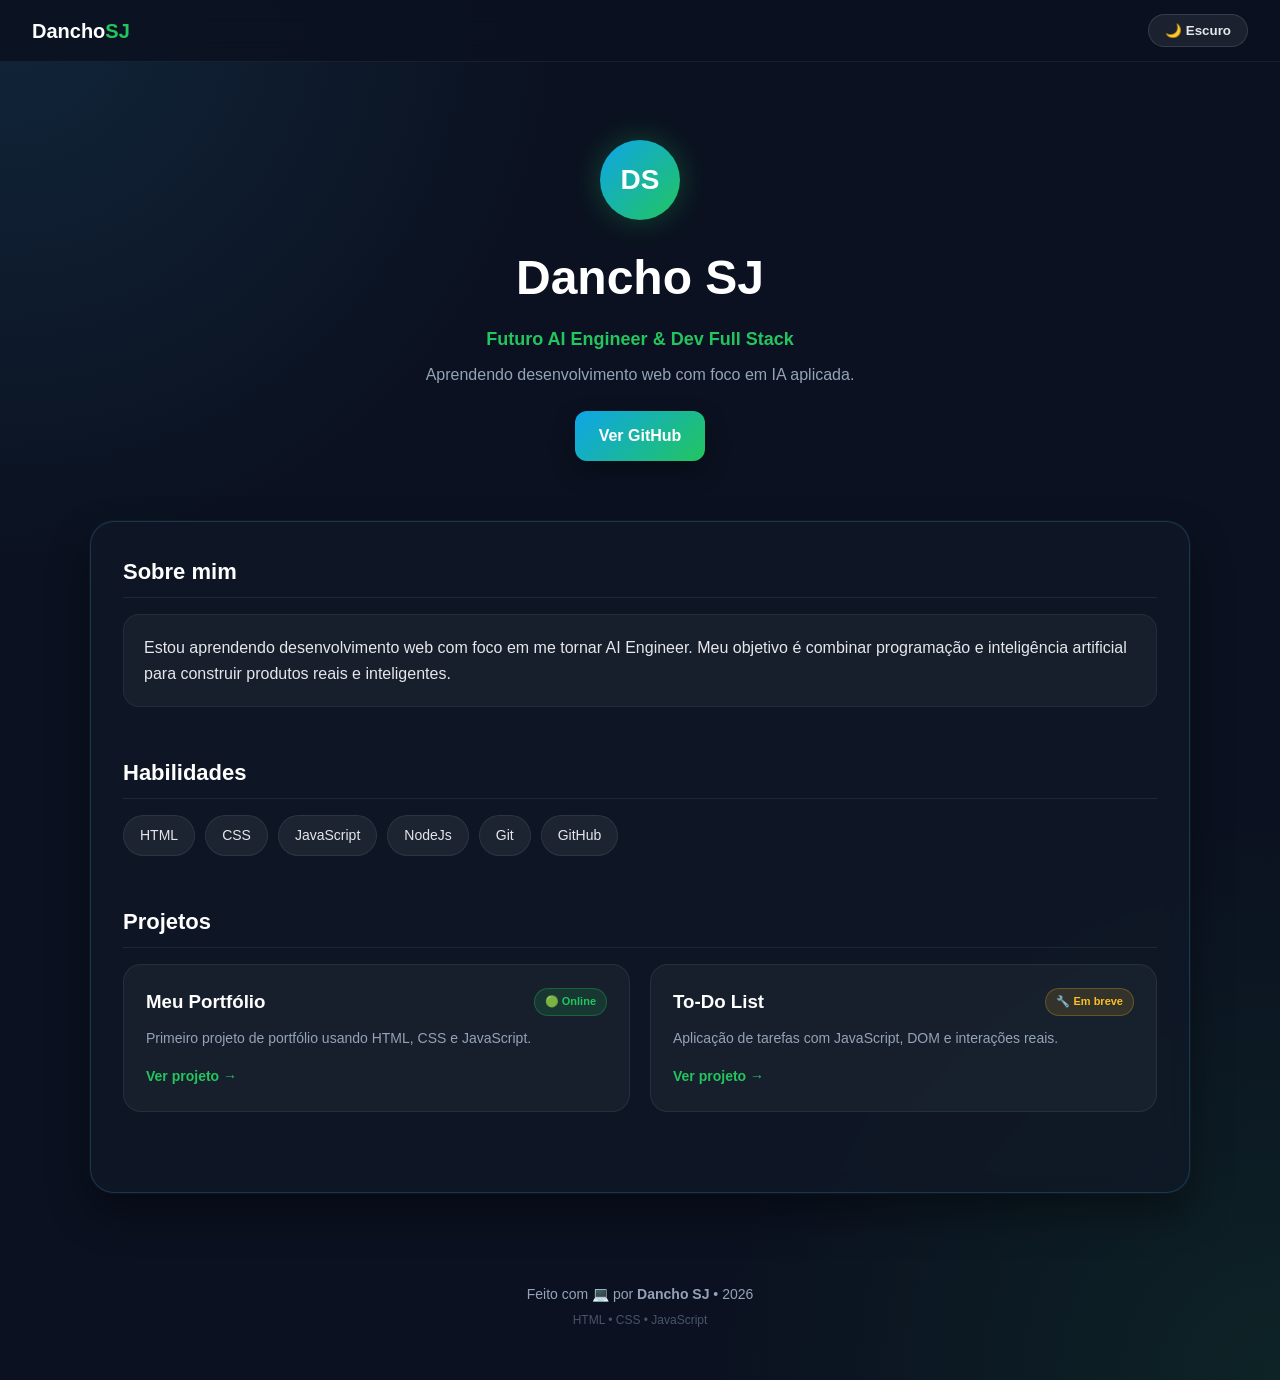
<file: docs/index.html>
<!DOCTYPE html>
<html lang="pt-BR">

<head>
  <meta charset="UTF-8">
  <meta name="viewport" content="width=device-width, initial-scale=1.0">
  <title>Dancho SJ | AI Engineer</title>
  <link rel="stylesheet" href="style.css">
</head>

<body>

  <!-- NAVBAR -->
  <nav class="navbar">
    <span class="nav-logo">Dancho<span class="accent">SJ</span></span>
    <button id="temaBtn" class="tema-btn" onclick="toggleTema()">🌙 Escuro</button>
  </nav>

  <!-- HEADER -->
  <header>
    <div class="avatar">DS</div>
    <h1>Dancho SJ</h1>
    <p class="subtitulo">Futuro AI Engineer & Dev Full Stack</p>
    <p class="descricao">Aprendendo desenvolvimento web com foco em IA aplicada.</p>
    <div class="botoes">
      <a class="btn" href="https://github.com/danchosj" target="_blank">Ver GitHub</a>
    </div>
  </header>

  <!-- MAIN -->
  <main class="container">

    <section class="fade-in">
      <h2>Sobre mim</h2>
      <div class="card">
        <p>Estou aprendendo desenvolvimento web com foco em me tornar AI Engineer.
Meu objetivo é combinar programação e inteligência artificial para construir produtos reais e inteligentes.</p>
      </div>
    </section>

    <section class="fade-in">
      <h2>Habilidades</h2>
      <div class="skills">
        <span class="skill">HTML</span>
        <span class="skill">CSS</span>
        <span class="skill">JavaScript</span>
        <span class="skill">NodeJs</span>
        <span class="skill">Git</span>
        <span class="skill">GitHub</span>
      </div>
    </section>

    <section class="fade-in">
      <h2>Projetos</h2>
      <div class="projects">

        <div class="project-card">
          <div class="project-header">
            <h3>Meu Portfólio</h3>
            <span class="badge badge-live">🟢 Online</span>
          </div>
          <p>Primeiro projeto de portfólio usando HTML, CSS e JavaScript.</p>
          <a href="https://danchosj.github.io/meu-site/" target="_blank">Ver projeto →</a>
        </div>

        <div class="project-card">
          <div class="project-header">
            <h3>To-Do List</h3>
            <span class="badge badge-wip">🔧 Em breve</span>
          </div>
          <p>Aplicação de tarefas com JavaScript, DOM e interações reais.</p>
          <a href="#">Ver projeto →</a>
        </div>

      </div>
    </section>

  </main>

  <footer>
    <p>Feito com 💻 por <strong>Dancho SJ</strong> • 2026</p>
    <p class="footer-sub">HTML • CSS • JavaScript</p>
  </footer>

  <script src="script.js"></script>
</body>

</html>
</file>
<file: docs/style.css>
/* === RESET === */
* {
  margin: 0;
  padding: 0;
  box-sizing: border-box;
}

/* === BODY === */
body {
  font-family: Arial, sans-serif;
  background:
    radial-gradient(circle at top left, rgba(56, 189, 248, 0.12), transparent 30%),
    radial-gradient(circle at bottom right, rgba(34, 197, 94, 0.10), transparent 30%),
    #0b1120;
  color: #e5e7eb;
  line-height: 1.6;
}

/* === NAVBAR === */
.navbar {
  position: fixed;
  top: 0;
  left: 0;
  right: 0;
  z-index: 100;
  display: flex;
  justify-content: space-between;
  align-items: center;
  padding: 14px 32px;
  background: rgba(11, 17, 32, 0.85);
  backdrop-filter: blur(12px);
  border-bottom: 1px solid rgba(255,255,255,0.06);
}

.nav-logo {
  font-size: 20px;
  font-weight: bold;
  color: white;
}

.accent {
  color: #22c55e;
}

/* === HEADER === */
header {
  text-align: center;
  padding: 140px 20px 60px;
}

.avatar {
  width: 80px;
  height: 80px;
  border-radius: 50%;
  background: linear-gradient(135deg, #0ea5e9, #22c55e);
  color: white;
  font-size: 28px;
  font-weight: bold;
  display: flex;
  align-items: center;
  justify-content: center;
  margin: 0 auto 20px;
  box-shadow: 0 0 30px rgba(34, 197, 94, 0.3);
}

header h1 {
  font-size: 48px;
  color: white;
  margin-bottom: 8px;
}

.subtitulo {
  color: #22c55e;
  font-size: 18px;
  margin-bottom: 8px;
  font-weight: bold;
}

.descricao {
  color: #94a3b8;
  font-size: 16px;
  margin-bottom: 24px;
}

/* === BOTOES === */
.botoes {
  display: flex;
  justify-content: center;
  gap: 15px;
}

.btn {
  display: inline-block;
  background: linear-gradient(135deg, #0ea5e9, #22c55e);
  color: white;
  padding: 12px 24px;
  border-radius: 12px;
  text-decoration: none;
  font-weight: bold;
  transition: 0.3s;
  box-shadow: 0 10px 25px rgba(0, 0, 0, 0.3);
}

.btn:hover {
  transform: translateY(-3px) scale(1.03);
  box-shadow: 0 15px 35px rgba(0, 0, 0, 0.5);
}

.tema-btn {
  background: rgba(255,255,255,0.07);
  color: #e5e7eb;
  border: 1px solid rgba(255,255,255,0.12);
  padding: 8px 16px;
  border-radius: 999px;
  font-weight: bold;
  cursor: pointer;
  transition: 0.3s;
}

.tema-btn:hover {
  background: rgba(255,255,255,0.13);
}

/* === CONTAINER === */
.container {
  width: 90%;
  max-width: 1100px;
  margin: 0 auto 60px;
  padding: 32px;
  background: rgba(17, 24, 39, 0.75);
  border: 1px solid rgba(56, 189, 248, 0.2);
  border-radius: 24px;
  backdrop-filter: blur(10px);
  box-shadow:
    0 0 0 1px rgba(255,255,255,0.03),
    0 20px 40px rgba(0,0,0,0.4);
}

/* === SECTIONS === */
section {
  margin-bottom: 48px;
}

h2 {
  font-size: 22px;
  color: white;
  margin-bottom: 16px;
  padding-bottom: 8px;
  border-bottom: 1px solid rgba(255,255,255,0.07);
}

/* === CARD === */
.card {
  background: rgba(255,255,255,0.04);
  padding: 20px;
  border-radius: 16px;
  border: 1px solid rgba(255,255,255,0.06);
}

/* === SKILLS === */
.skills {
  display: flex;
  flex-wrap: wrap;
  gap: 10px;
}

.skill {
  background: rgba(255,255,255,0.06);
  padding: 8px 16px;
  border-radius: 999px;
  font-size: 14px;
  border: 1px solid rgba(255,255,255,0.08);
  transition: 0.3s;
  cursor: default;
}

.skill:hover {
  background: #22c55e;
  color: black;
  border-color: #22c55e;
}

/* === PROJECTS === */
.projects {
  display: grid;
  grid-template-columns: repeat(auto-fit, minmax(250px, 1fr));
  gap: 20px;
}

.project-card {
  background: rgba(255,255,255,0.04);
  padding: 22px;
  border-radius: 18px;
  border: 1px solid rgba(255,255,255,0.07);
  transition: 0.3s;
}

.project-card:hover {
  transform: translateY(-5px);
  border-color: rgba(34, 197, 94, 0.3);
  box-shadow: 0 20px 40px rgba(0,0,0,0.4);
}

.project-header {
  display: flex;
  justify-content: space-between;
  align-items: center;
  margin-bottom: 10px;
}

.project-card h3 {
  color: white;
}

.project-card p {
  color: #94a3b8;
  margin-bottom: 14px;
  font-size: 14px;
}

.project-card a {
  color: #22c55e;
  text-decoration: none;
  font-weight: bold;
  font-size: 14px;
}

.badge {
  font-size: 11px;
  padding: 4px 10px;
  border-radius: 999px;
  font-weight: bold;
}

.badge-live {
  background: rgba(34, 197, 94, 0.15);
  color: #22c55e;
  border: 1px solid rgba(34, 197, 94, 0.3);
}

.badge-wip {
  background: rgba(251, 191, 36, 0.12);
  color: #fbbf24;
  border: 1px solid rgba(251, 191, 36, 0.25);
}

/* === FOOTER === */
footer {
  text-align: center;
  padding: 30px 0 50px;
  color: #94a3b8;
  font-size: 14px;
}

.footer-sub {
  margin-top: 6px;
  font-size: 12px;
  color: #475569;
}

/* === ANIMAÇÃO === */
.fade-in {
  opacity: 0;
  transform: translateY(20px);
  transition: opacity 0.6s ease, transform 0.6s ease;
}

.fade-in.visivel {
  opacity: 1;
  transform: translateY(0);
}

/* === TEMA CLARO === */
.light {
  background: #f1f5f9;
  color: #1e293b;
}

.light .navbar {
  background: rgba(241, 245, 249, 0.9);
  border-bottom-color: rgba(0,0,0,0.08);
}

.light .nav-logo {
  color: #1e293b;
}

.light .tema-btn {
  background: rgba(0,0,0,0.06);
  color: #1e293b;
  border-color: rgba(0,0,0,0.1);
}

.light .container {
  background: rgba(255,255,255,0.9);
  border-color: rgba(0,0,0,0.08);
}

.light h2 {
  color: #1e293b;
  border-bottom-color: rgba(0,0,0,0.08);
}

.light .card {
  background: #f8fafc;
  border-color: rgba(0,0,0,0.07);
}

.light .skill {
  background: #e2e8f0;
  border-color: rgba(0,0,0,0.08);
  color: #1e293b;
}

.light .project-card {
  background: #f8fafc;
  border-color: rgba(0,0,0,0.07);
}

.light .project-card h3 {
  color: #1e293b;
}

.light footer {
  color: #64748b;
}
</file>
